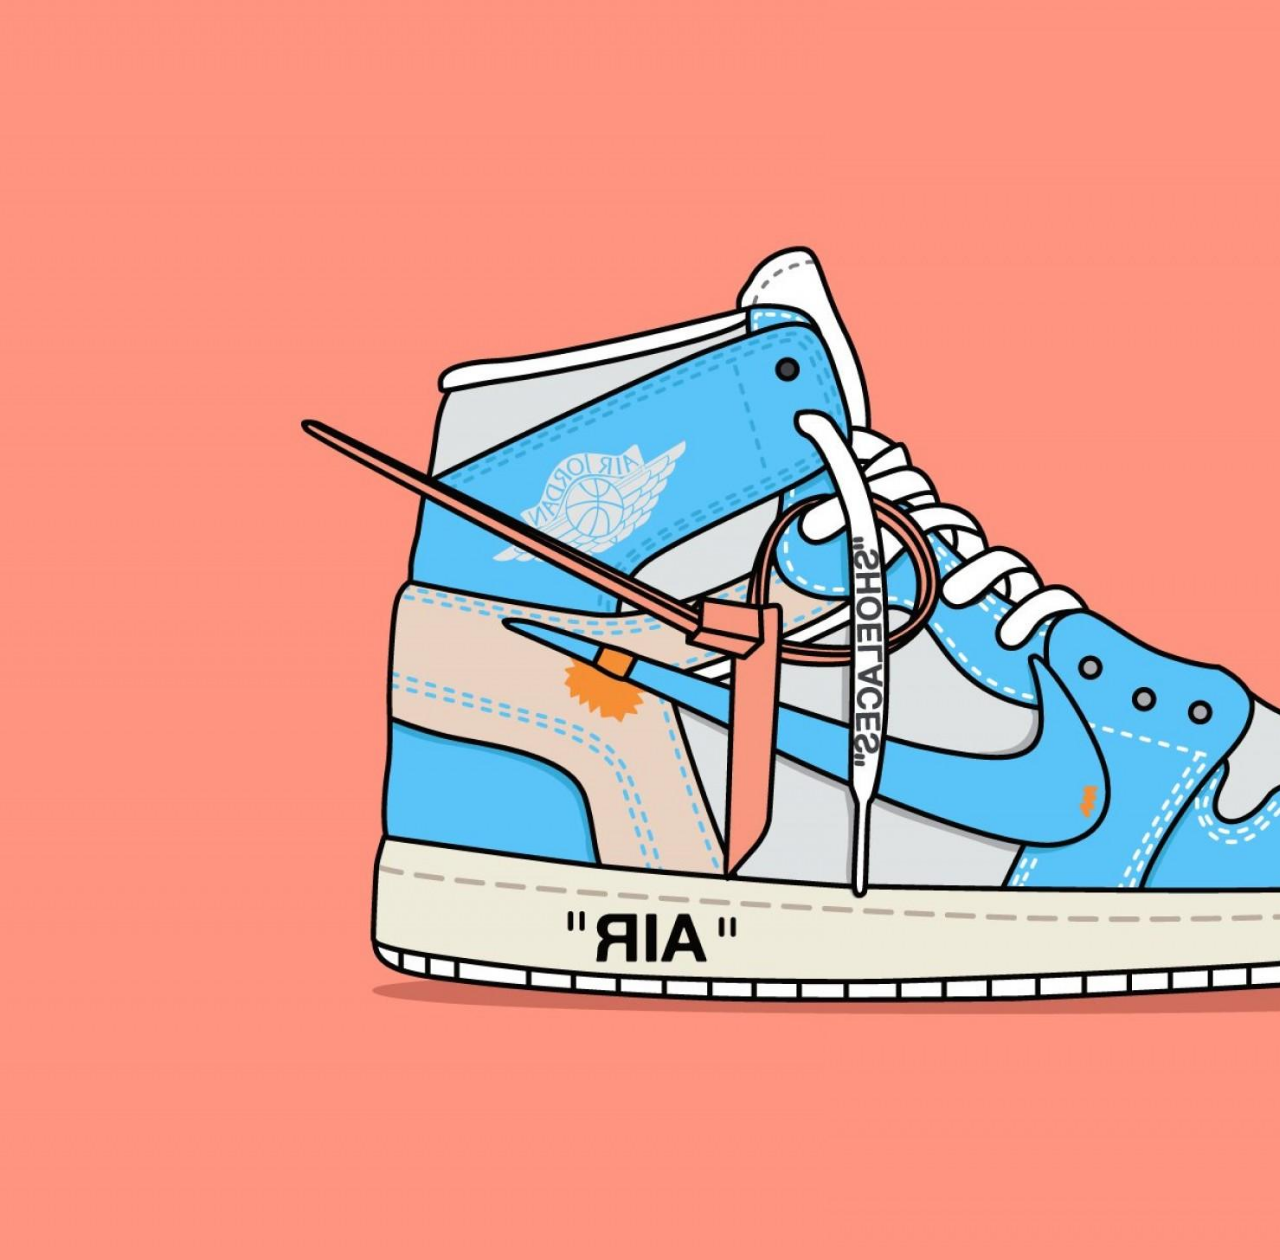
<file: A1/index.html>
<!DOCTYPE html>
<html>
<head>
	<meta charset="utf-8">
	<title>Blur</title>
	<link rel="stylesheet" href="css/style.css">
	<script src="js/script.js"></script>
</head>
<body>
	<section class="bg"></section>
	<h1 id="num">0%</h1>
</body>
</html>
</file>
<file: A1/css/style.css>
html,body{
	margin:0;
}

.bg {
	height: 100vh;
	width: 100vw;
	padding: 0;
	margin: 0;
	top: 0;
	left: 0;
	text-align: center;
	padding-top: 40vh;
	background-image: url("../media/wall.jpg");
	background-size: cover;
	background-repeat: no-repeat;
	position: absolute;
	/*	filter: blur(100px);*/
	z-index: -1;
	animation: myChange 3.3s;
}

h1 {
	font-size: 3em;
	color: white;
	text-shadow: 3px 2px #00d0ff;
	text-align: center;
	margin-top: 40vh;
	animation: myOtherChange 3.3s;
	opacity: 0%
}

@keyframes myChange {
	from {
		filter: blur(100px);
	}

	to {
		filter: blur(0px);
	}
}

@keyframes myOtherChange {
	0%   {opacity: 100%;}
	25%  {opacity: 75%}
	50%  {opacity: 50%}
	75%  {opacity: 25%}
	100% {opacity: 0%}
}
</file>
